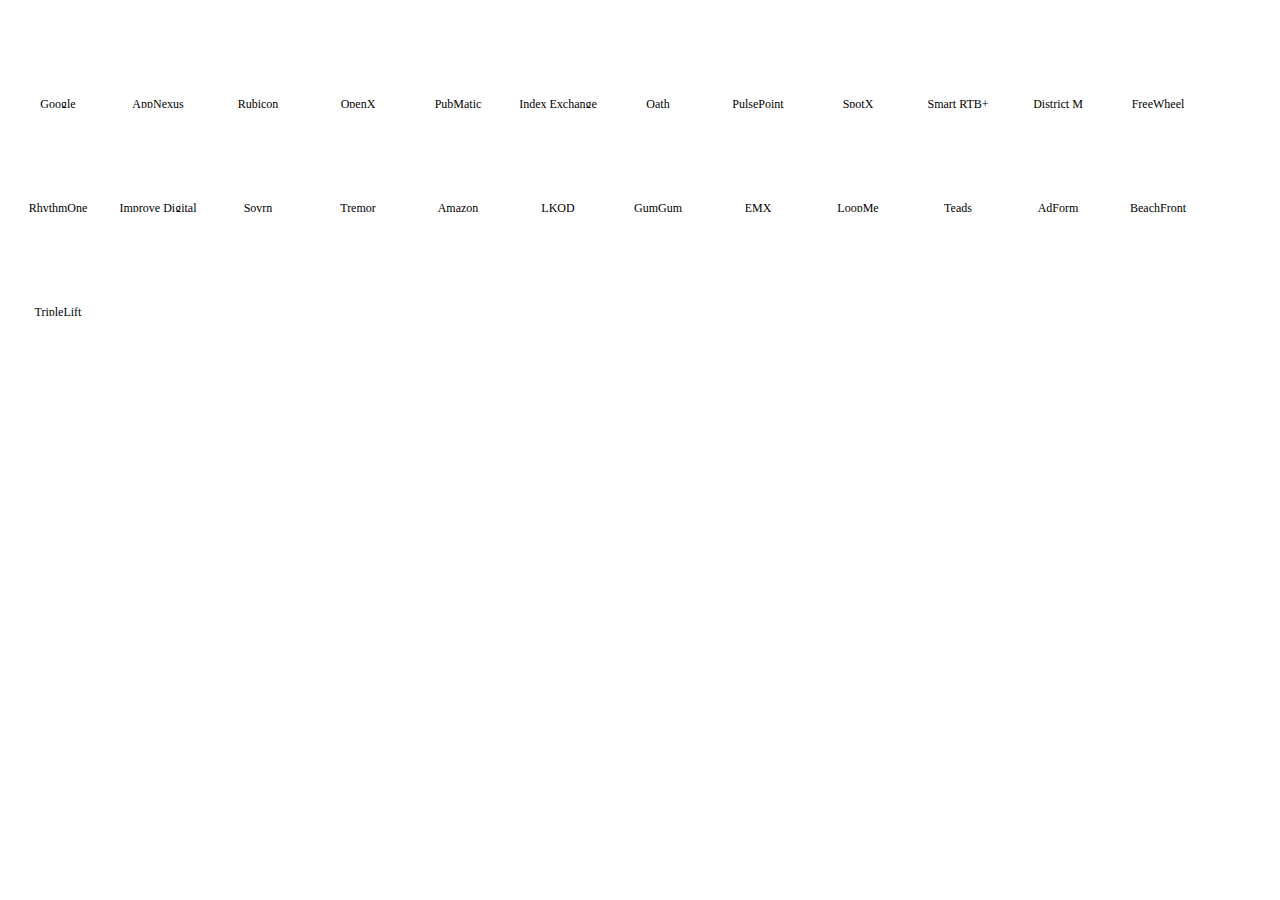
<file: Sources/AdsTxt/visualisation/gridperadnetwork/index.html>
<!DOCTYPE html>
<meta charset="utf-8">
<script src="../d3.v4.min.js"></script>
<style>
.tooltip {
    position: absolute;
    z-index: 1070;
    display: block;
    margin: 0;
    font-family: -apple-system,BlinkMacSystemFont,"Segoe UI",Roboto,"Helvetica Neue",Arial,sans-serif,"Apple Color Emoji","Segoe UI Emoji","Segoe UI Symbol";
    font-style: normal;
    font-weight: 400;
    line-height: 1.5;
    text-align: left;
    text-align: start;
    text-decoration: none;
    text-shadow: none;
    text-transform: none;
    letter-spacing: normal;
    word-break: normal;
    word-spacing: normal;
    white-space: normal;
    line-break: auto;
    font-size: .875rem;
    word-wrap: break-word;
    opacity: 0;
}
</style>
<div id="gridperadnetwork"></div>
<script>
var margin = {top: 10, right: 10, bottom: 10, left: 10},
width_gridnetwork = 100 - margin.left - margin.right,
height_gridnetwork = 100 - margin.top - margin.bottom;
function fillcube(network,data){
    var svg = d3.select("#gridperadnetwork")
    .append("svg")
    .attr("width", width_gridnetwork + margin.left + margin.right)
    .attr("height", height_gridnetwork + margin.top + margin.bottom)
    .append("g")
    .attr("transform",
    "translate(" + margin.left + "," + margin.top + ")")
    data=data[network]
    var myGroups = d3.map(data, function(d){return d.x;}).keys()
    var myVars = d3.map(data, function(d){return d.y;}).keys()
    var x = d3.scaleBand()
    .range([ 0, width_gridnetwork ])
    .domain(myGroups)
    .padding(0.0);
    svg.append("g")
    .style("font-size", 15)
    .attr("transform", "translate(0," + height_gridnetwork + ")")
    .select(".domain").remove()
    var y = d3.scaleBand()
    .range([ height_gridnetwork, 0 ])
    .domain(myVars)
    .padding(0.0);
    svg.append("g")
    .style("font-size", 15)
    .select(".domain").remove()
    var Tooltip = d3.select("#gridperadnetwork")
    .append("div")
    .style("opacity", 0)
    .attr("class", "tooltip")
    .style("background-color", "white")
    .style("border", "solid")
    .style("padding", "5px")
    svg.selectAll()
    .data(data, function(d) {return d.x+':'+d.y;})
    .enter()
    .append("rect")
    .attr("x", function(d) { return x(d.x) })
    .attr("y", function(d) { return y(d.y) })
    .attr("width", x.bandwidth() )
    .attr("height", y.bandwidth() )
    .style("fill", function(d) { return d.colour} )
    .style("stroke-width", 4)
    .style("stroke", "none")
    .style("opacity", 1)

    svg.append("text")
    .attr("x", (width_gridnetwork / 2))
    .attr("y", height_gridnetwork + (margin.bottom))
    .attr("text-anchor", "middle")
    .style("font-size", "12px")
    .style("text-decoration", "none")
    .text(network);


}

fetch("data_gridperadnetwork.json")
.then(response => response.json())
.then(json =>creategraph(json));
function creategraph(obj){
    for (var key in obj) {
        if (obj.hasOwnProperty(key)) {
            fillcube(key,obj)
        }
    }
}
</script>
</file>
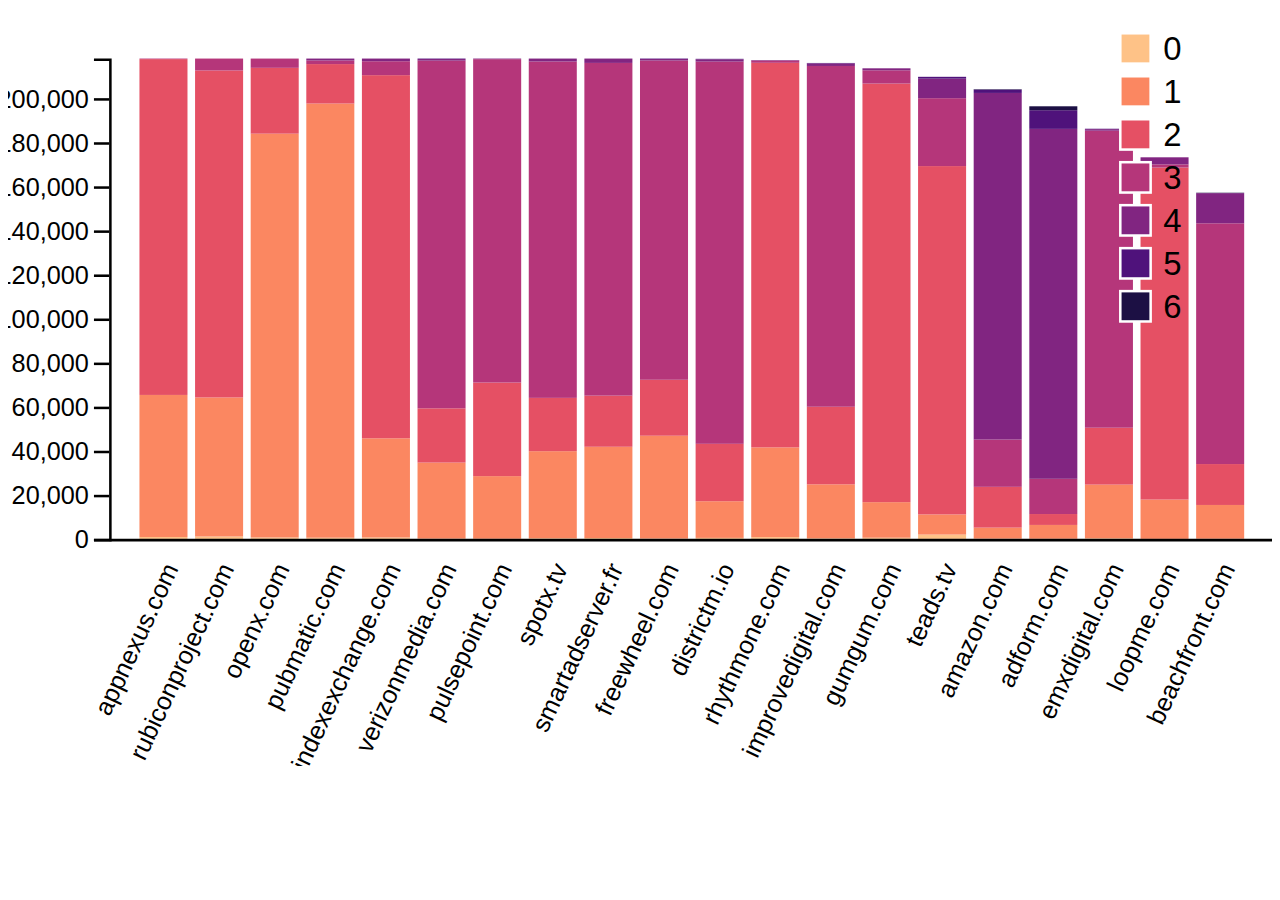
<file: Sources/SellersJson/visualisation/realestate-peradsystem/index.html>
<!DOCTYPE html>
<html>
<head>
    <meta charset="utf-8">
    <meta name="viewport" content="width=device-width, initial-scale=1">
</head>

<body>
    <div id="tooltip"></div>
    <script src="../d3.v4.min.js"></script>
    <script src="index.js"></script>
    <div id="stacked-chart">
</body>

</html>
</file>
